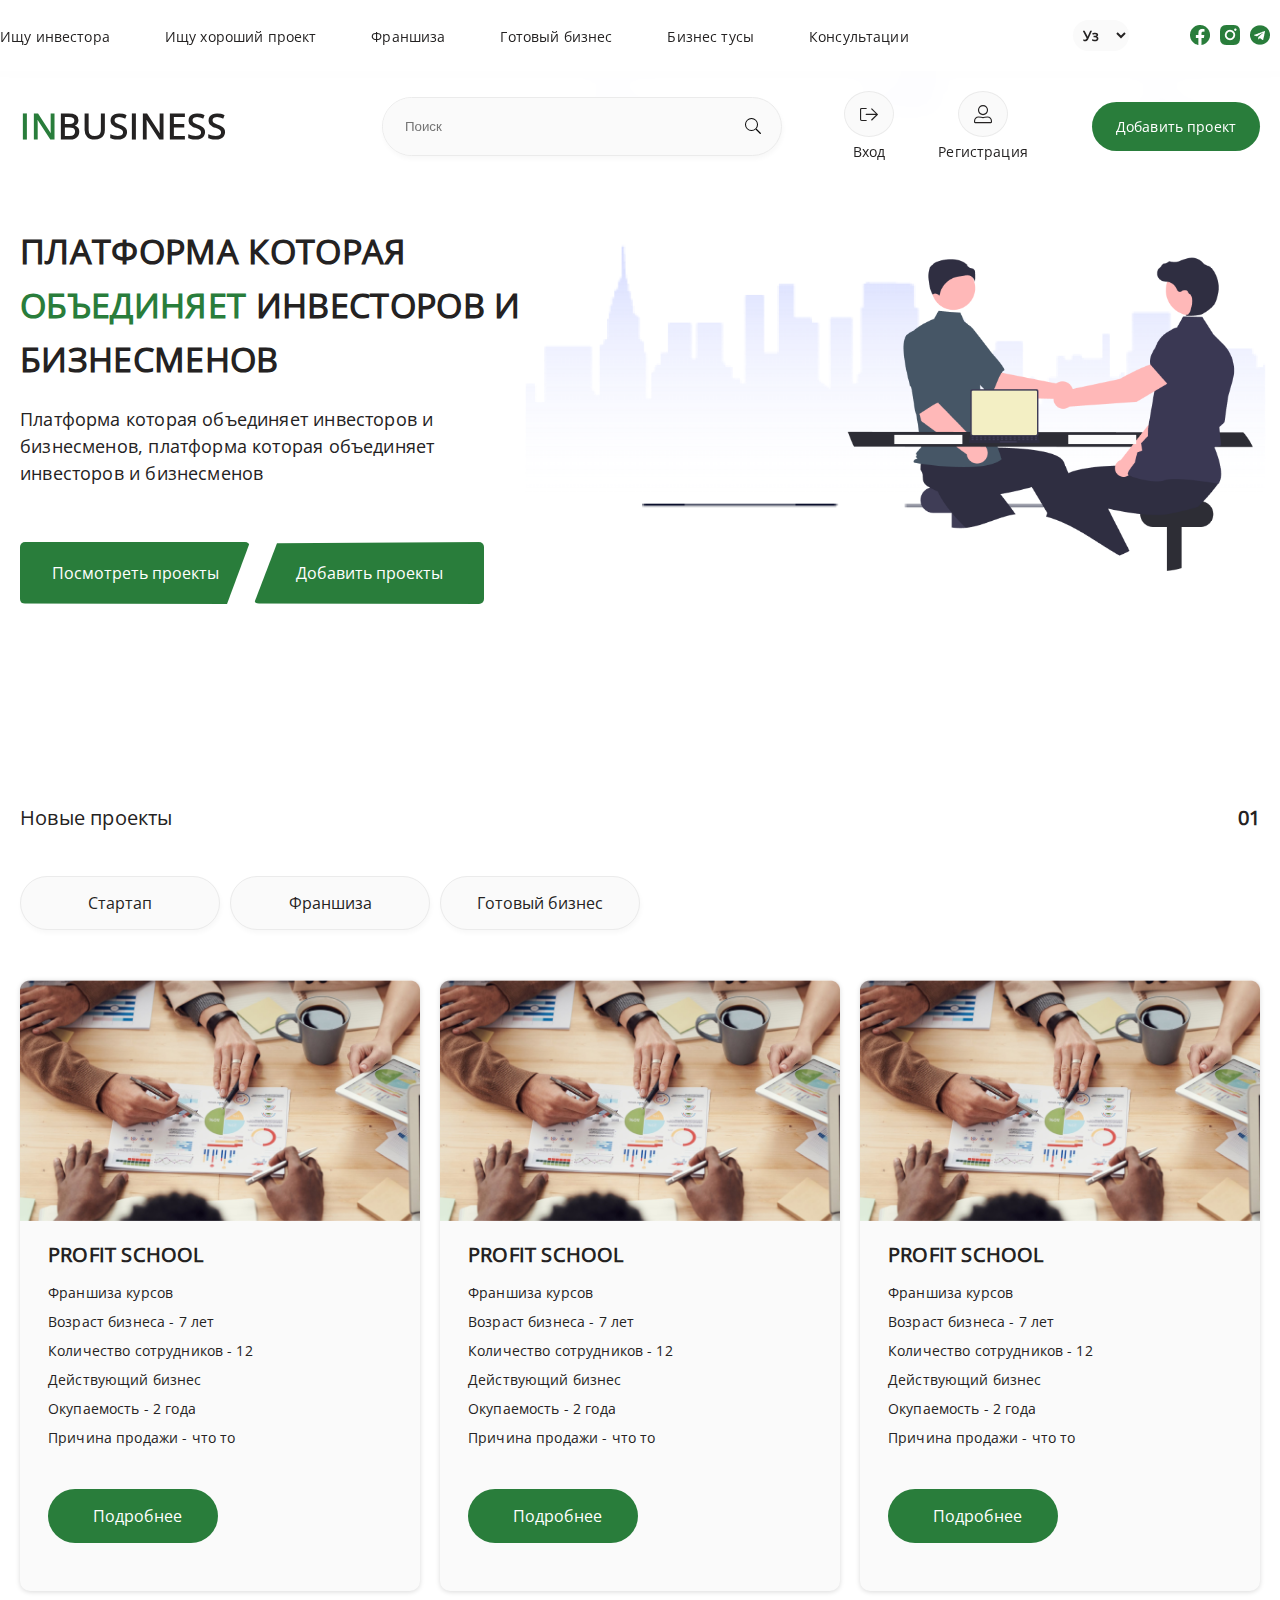
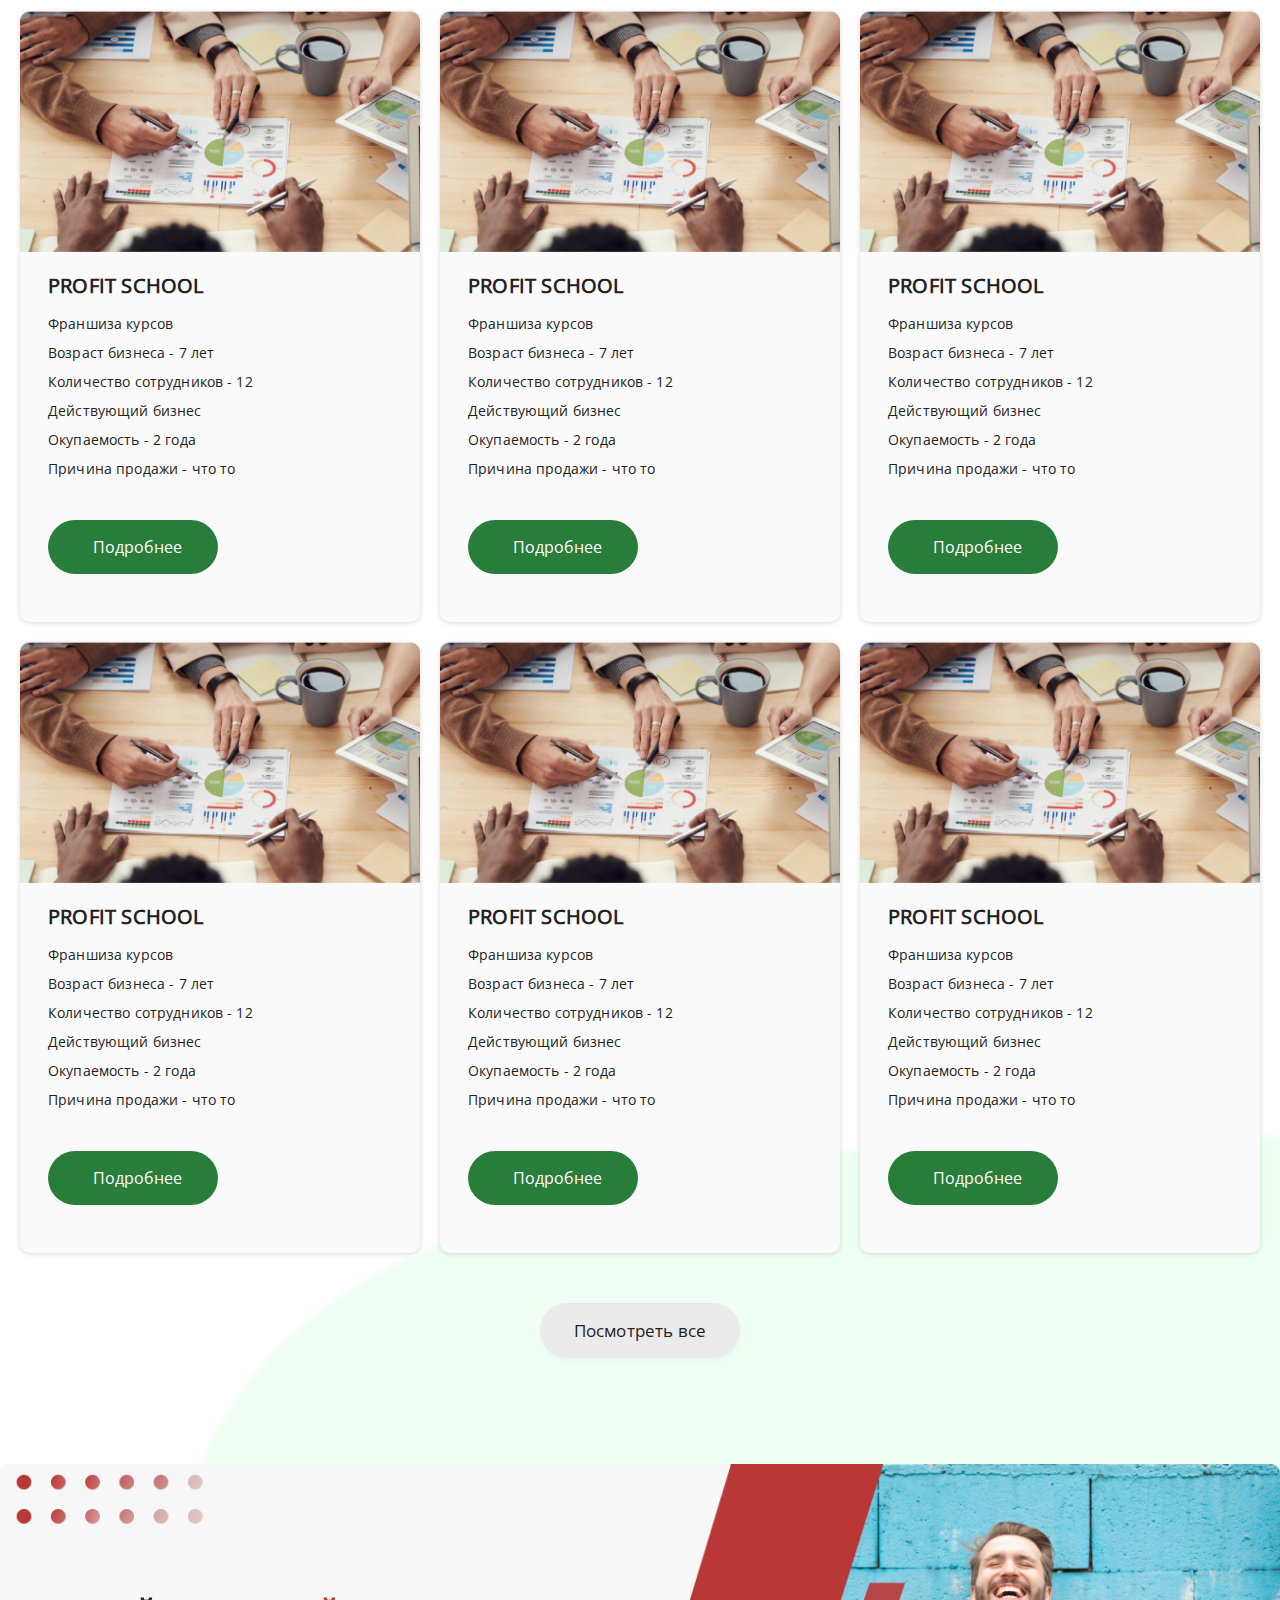
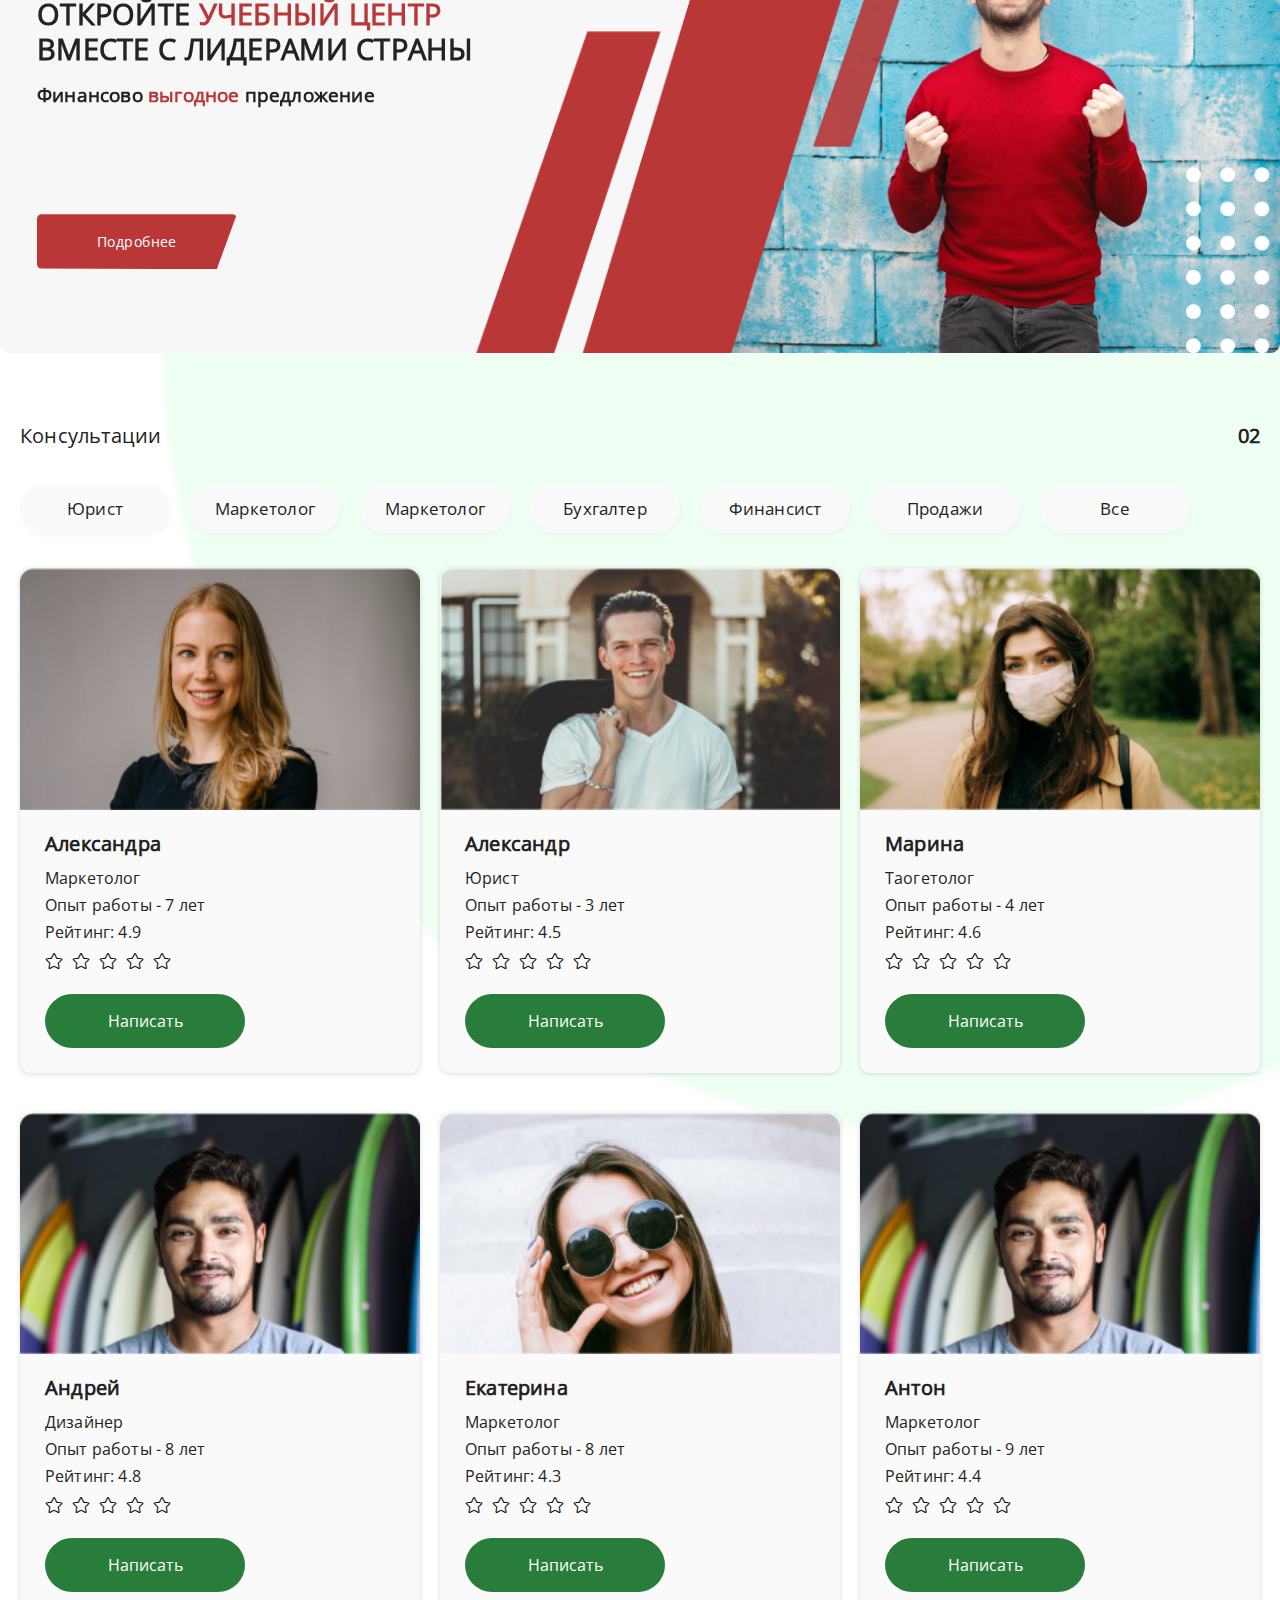
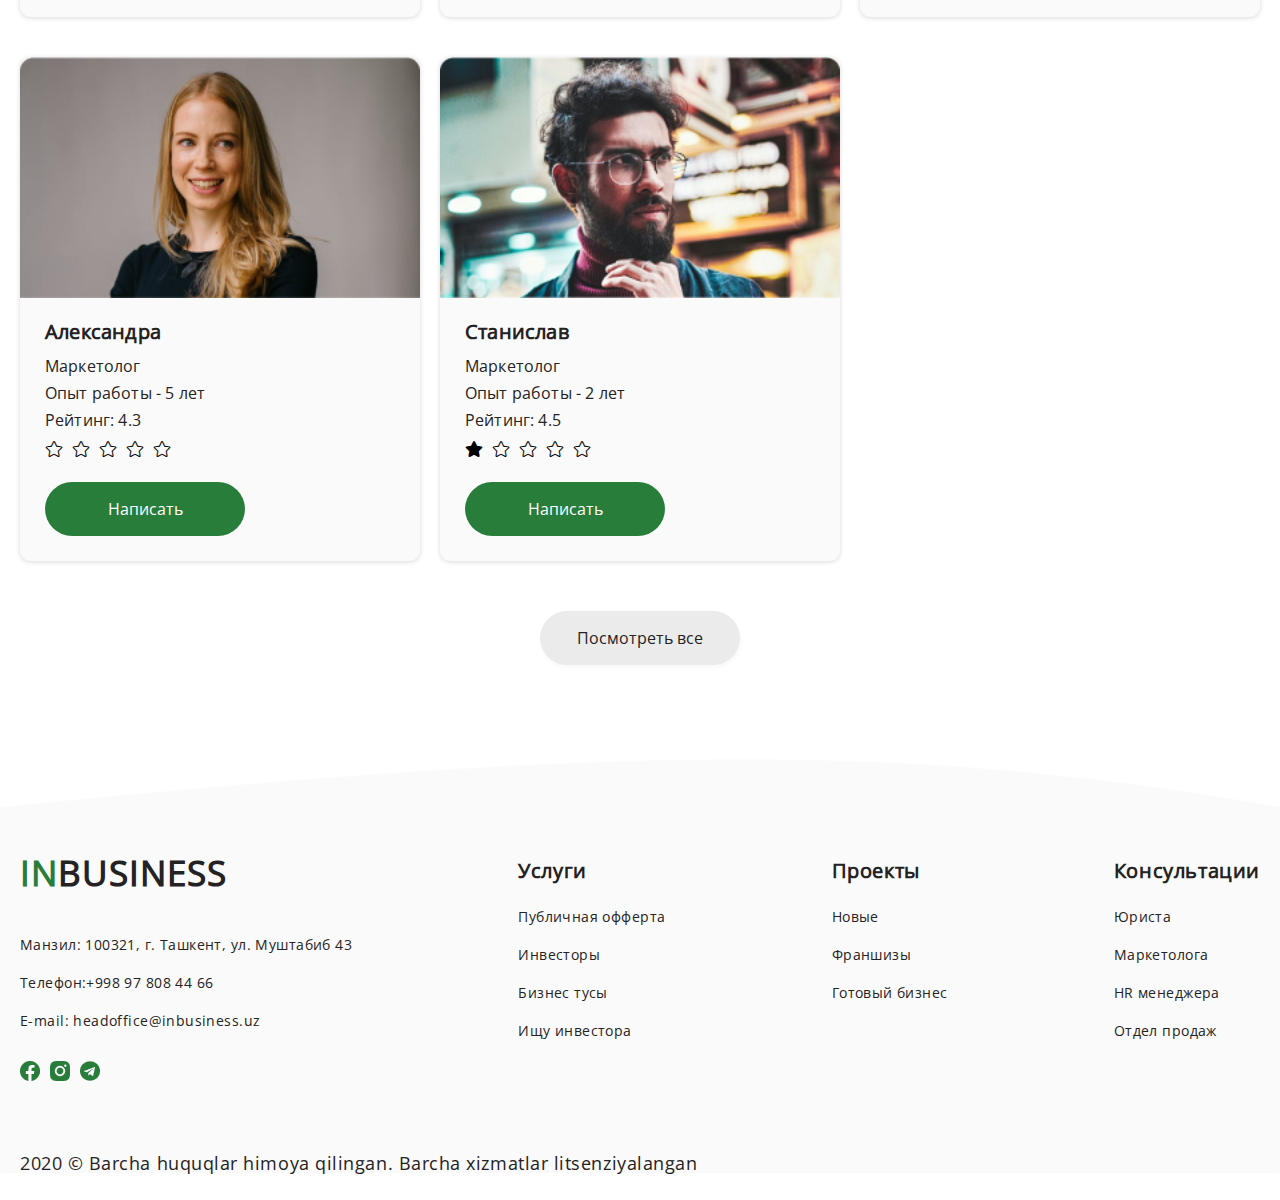
<file: index.html>
<!DOCTYPE html>
<html lang="en">

<head>
    <meta charset="UTF-8">
    <meta http-equiv="X-UA-Compatible" content="IE=edge">
    <meta name="viewport" content="width=device-width, initial-scale=1.0">
    <title>INBUSINESS</title>
    <link rel="stylesheet" href="css/all.min.css">
    <link rel="stylesheet" href="https://unpkg.com/swiper@8/swiper-bundle.min.css" />
    <link rel="stylesheet" href="css/main.css">
    <link rel="shortcut icon" href="img/cats.png" type="image/x-icon">
    <link rel="stylesheet" href="css/media.css">
</head>

<body>
    <nav class="nav">

        <div class="nav__content">
            <div class="nav__top-shadow">
                <div class="container nav__top">
                    <ul class="nav__list">
                        <li class="nav__item"><a href="#!" class="nav__link">Ищу инвестора</a></li>
                        <li class="nav__item"><a href="pages/project.html" class="nav__link">Ищу хороший проект</a></li>
                        <li class="nav__item"><a href="pages/franchise.html" class="nav__link">Франшиза</a></li>
                        <li class="nav__item"><a href="pages/business.html" class="nav__link">Готовый бизнес</a></li>
                        <li class="nav__item"><a href="#!" class="nav__link">Бизнес тусы</a></li>
                        <li class="nav__item"><a href="pages/consultation.html" class="nav__link">Консультации</a></li>
                    </ul>

                    <div class="nav__right">
                        <div class="nav__language">
                            <select name="" id="" class="language">
                                <option value="uz" selected>Уз</option>
                                <option value="en">Енг</option>
                                <option value="ru">Руc</option>
                            </select>

                        </div>
                        <div class="nav__icons icons">
                            <a href="" class="nav__icon icon"><img src="img/Vector (2).png" alt=""></a>
                            <a href="" class="nav__icon icon"><img src="img/Vector (1).png" alt=""></a>
                            <a href="" class="nav__icon icon"><img src="img/Vector (3).png" alt=""></a>
                        </div>
                    </div>
                </div>

                <ul class="nav__response-list">
                    <ul class="nav__list">
                        <li class="nav__item"><a href="#!" class="nav__link">Ищу инвестора</a></li>
                        <li class="nav__item"><a href="pages/project.html" class="nav__link">Ищу хороший проект</a></li>
                        <li class="nav__item"><a href="pages/franchise.html" class="nav__link">Франшиза</a></li>
                        <li class="nav__item"><a href="pages/business.html" class="nav__link">Готовый бизнес</a></li>
                        <li class="nav__item"><a href="#!" class="nav__link">Бизнес тусы</a></li>
                        <li class="nav__item"><a href="pages/consultation.html" class="nav__link">Консультации</a></li>
                    </ul>

                    <div class="nav__right">
                        <div class="nav__language">
                            <select name="" id="" class="language">
                                <option value="uz" selected>Уз</option>
                                <option value="en">Енг</option>
                                <option value="ru">Руc</option>
                            </select>

                        </div>
                        <div class="nav__icons icons">
                            <a href="" class="nav__icon icon"><img src="img/Vector (2).png" alt=""></a>
                            <a href="" class="nav__icon icon"><img src="img/Vector (1).png" alt=""></a>
                            <a href="" class="nav__icon icon"><img src="img/Vector (3).png" alt=""></a>
                        </div>
                    </div>
                    <ul class="responsive__nav-list">

                        <a href="#!" class="header__list-link"><i class="fal fa-sign-out header__link-icon"></i><span
                                class="header__link-txt">Вход</span></a>
                        <a href="#!" class="header__list-link"><i class="fal fa-user-alt header__link-icon"></i><span
                                class="header__link-txt">Регистрация</span></a>

                        <a href="#!" class="header__list-btn btn">Добавить проект</a>

                    </ul>
                </ul>
            </div>
            <div class="nav__bottom header__nav">
                <div class="container">

                    <div class="header__nav-content">
                        <div class="header__nav-brand">
                            <a href="index.html
                            " class="header__brand-logo logo"><span>IN</span>BUSINESS</a>
                            <div class="nav__brand-right">
                                <a href="#!" class="nav__login"><i class="fal fa-sign-out fa-2x"></i></a>
                                <div class="nav__menu">
                                    <div class="nav__menu-line"></div>
                                </div>
                            </div>
                        </div>

                        <form action="" class="header__nav-form">
                            <input type="search" placeholder="Поиск">
                            <i class="fal fa-search"></i>
                        </form>

                        <ul class="header__nav-list">

                            <a href="#!" class="header__list-link"><i
                                    class="fal fa-sign-out header__link-icon"></i><span
                                    class="header__link-txt">Вход</span></a>
                            <a href="#!" class="header__list-link"><i
                                    class="fal fa-user-alt header__link-icon"></i><span
                                    class="header__link-txt">Регистрация</span></a>

                            <a href="#!" class="header__list-btn btn">Добавить проект</a>

                        </ul>
                    </div>
                </div>


            </div>
        </div>

    </nav>

    <header class="header" id="header">
        <div class="container">



            <div class="header__content">
                <div class="header__left">
                    <h3 class="header__left-title">ПЛАТФОРМА КОТОРАЯ <span>ОБЪЕДИНЯЕТ</span> ИНВЕСТОРОВ И БИЗНЕСМЕНОВ
                    </h3>
                    <p class="header__left-txt">Платформа которая объединяет инвесторов и бизнесменов, платформа которая
                        объединяет инвесторов и бизнесменов </p>

                    <div class="header__left-btns">
                        <a href="#!" class="header__left-btn btn">Посмотреть проекты</a>
                        <a href="#!" class="header__left-btn btn">Добавить проекты</a>
                    </div>
                </div>
                <div class="header__right">
                    <img src="img/header.png" alt="" class="header__right-img">
                </div>
            </div>


        </div>
    </header>

    <main id="main">
        <section class="projects">
            <div class="container">
                <div class="projects__content">
                    <div class="projects__introduce">
                        <h3 class="project__introduce-title">Новые проекты</h3>
                        <h3 class="project__introduce-title">01</h3>
                    </div>

                    <div class="projects__btns">
                        <a href="#!" class="projects__btn btn">Стартап</a>
                        <a href="#!" class="projects__btn btn">Франшиза</a>
                        <a href="#!" class="projects__btn btn">Готовый бизнес</a>
                    </div>

                    <div class="projects__blocksystem">

                        <div class="projects__block">
                            <img src="img/something.png" alt="" class="projects__block-img">
                            <div class="project__block-content">
                                <h3 class="project__block-title">PROFIT SCHOOL</h3>

                                <p class="project__block-txt">Франшиза курсов</p>
                                <p class="project__block-txt">Возраст бизнеса - 7 лет</p>
                                <p class="project__block-txt">Количество сотрудников - 12</p>
                                <p class="project__block-txt">Действующий бизнес</p>
                                <p class="project__block-txt">Окупаемость - 2 года</p>
                                <p class="project__block-txt margin__bottom">Причина продажи - что то</p>

                                <a href="#!" class="project__block-btn btn">Подробнее</a>
                            </div>
                        </div>
                        <div class="projects__block">
                            <img src="img/something.png" alt="" class="projects__block-img">
                            <div class="project__block-content">
                                <h3 class="project__block-title">PROFIT SCHOOL</h3>

                                <p class="project__block-txt">Франшиза курсов</p>
                                <p class="project__block-txt">Возраст бизнеса - 7 лет</p>
                                <p class="project__block-txt">Количество сотрудников - 12</p>
                                <p class="project__block-txt">Действующий бизнес</p>
                                <p class="project__block-txt">Окупаемость - 2 года</p>
                                <p class="project__block-txt margin__bottom">Причина продажи - что то</p>

                                <a href="#!" class="project__block-btn btn">Подробнее</a>
                            </div>
                        </div>
                        <div class="projects__block">
                            <img src="img/something.png" alt="" class="projects__block-img">
                            <div class="project__block-content">
                                <h3 class="project__block-title">PROFIT SCHOOL</h3>

                                <p class="project__block-txt">Франшиза курсов</p>
                                <p class="project__block-txt">Возраст бизнеса - 7 лет</p>
                                <p class="project__block-txt">Количество сотрудников - 12</p>
                                <p class="project__block-txt">Действующий бизнес</p>
                                <p class="project__block-txt">Окупаемость - 2 года</p>
                                <p class="project__block-txt margin__bottom">Причина продажи - что то</p>

                                <a href="#!" class="project__block-btn btn">Подробнее</a>
                            </div>
                        </div>
                        <div class="projects__block">
                            <img src="img/something.png" alt="" class="projects__block-img">
                            <div class="project__block-content">
                                <h3 class="project__block-title">PROFIT SCHOOL</h3>

                                <p class="project__block-txt">Франшиза курсов</p>
                                <p class="project__block-txt">Возраст бизнеса - 7 лет</p>
                                <p class="project__block-txt">Количество сотрудников - 12</p>
                                <p class="project__block-txt">Действующий бизнес</p>
                                <p class="project__block-txt">Окупаемость - 2 года</p>
                                <p class="project__block-txt margin__bottom">Причина продажи - что то</p>

                                <a href="#!" class="project__block-btn btn">Подробнее</a>
                            </div>
                        </div>
                        <div class="projects__block">
                            <img src="img/something.png" alt="" class="projects__block-img">
                            <div class="project__block-content">
                                <h3 class="project__block-title">PROFIT SCHOOL</h3>

                                <p class="project__block-txt">Франшиза курсов</p>
                                <p class="project__block-txt">Возраст бизнеса - 7 лет</p>
                                <p class="project__block-txt">Количество сотрудников - 12</p>
                                <p class="project__block-txt">Действующий бизнес</p>
                                <p class="project__block-txt">Окупаемость - 2 года</p>
                                <p class="project__block-txt margin__bottom">Причина продажи - что то</p>

                                <a href="#!" class="project__block-btn btn">Подробнее</a>
                            </div>
                        </div>
                        <div class="projects__block">
                            <img src="img/something.png" alt="" class="projects__block-img">
                            <div class="project__block-content">
                                <h3 class="project__block-title">PROFIT SCHOOL</h3>

                                <p class="project__block-txt">Франшиза курсов</p>
                                <p class="project__block-txt">Возраст бизнеса - 7 лет</p>
                                <p class="project__block-txt">Количество сотрудников - 12</p>
                                <p class="project__block-txt">Действующий бизнес</p>
                                <p class="project__block-txt">Окупаемость - 2 года</p>
                                <p class="project__block-txt margin__bottom">Причина продажи - что то</p>

                                <a href="#!" class="project__block-btn btn">Подробнее</a>
                            </div>
                        </div>
                        <div class="projects__block">
                            <img src="img/something.png" alt="" class="projects__block-img">
                            <div class="project__block-content">
                                <h3 class="project__block-title">PROFIT SCHOOL</h3>

                                <p class="project__block-txt">Франшиза курсов</p>
                                <p class="project__block-txt">Возраст бизнеса - 7 лет</p>
                                <p class="project__block-txt">Количество сотрудников - 12</p>
                                <p class="project__block-txt">Действующий бизнес</p>
                                <p class="project__block-txt">Окупаемость - 2 года</p>
                                <p class="project__block-txt margin__bottom">Причина продажи - что то</p>

                                <a href="#!" class="project__block-btn btn">Подробнее</a>
                            </div>
                        </div>
                        <div class="projects__block">
                            <img src="img/something.png" alt="" class="projects__block-img">
                            <div class="project__block-content">
                                <h3 class="project__block-title">PROFIT SCHOOL</h3>

                                <p class="project__block-txt">Франшиза курсов</p>
                                <p class="project__block-txt">Возраст бизнеса - 7 лет</p>
                                <p class="project__block-txt">Количество сотрудников - 12</p>
                                <p class="project__block-txt">Действующий бизнес</p>
                                <p class="project__block-txt">Окупаемость - 2 года</p>
                                <p class="project__block-txt margin__bottom">Причина продажи - что то</p>

                                <a href="#!" class="project__block-btn btn">Подробнее</a>
                            </div>
                        </div>
                        <div class="projects__block">
                            <img src="img/something.png" alt="" class="projects__block-img">
                            <div class="project__block-content">
                                <h3 class="project__block-title">PROFIT SCHOOL</h3>

                                <p class="project__block-txt">Франшиза курсов</p>
                                <p class="project__block-txt">Возраст бизнеса - 7 лет</p>
                                <p class="project__block-txt">Количество сотрудников - 12</p>
                                <p class="project__block-txt">Действующий бизнес</p>
                                <p class="project__block-txt">Окупаемость - 2 года</p>
                                <p class="project__block-txt margin__bottom">Причина продажи - что то</p>

                                <a href="#!" class="project__block-btn btn">Подробнее</a>
                            </div>
                        </div>
                    </div>
                    <div class="projects__readmore-div">
                        <a href="#!" class="projects__read-more btn">Посмотреть все</a>
                    </div>
                </div>
                <img src="img/ciricle.png" alt="" class="project__circle">
            </div>
        </section>


        <div class="container">
            <div class="swiper" id="carousel">
                <!-- Additional required wrapper -->
                <div class="swiper-wrapper slider__wrapper">
                    <!-- Slides -->
                    <div class="swiper-slide slider__item">
                       

                            <div class="slider__item-left">
                                <h3 class="slider__title">ОТКРОЙТЕ <span>УЧЕБНЫЙ ЦЕНТР</span> ВМЕСТЕ С ЛИДЕРАМИ СТРАНЫ
                                </h3>
                                <p class="slider__txt">Финансово <span>выгодное</span> предложение</p>
                                <a href="#!" class="slider__btn btn">Подробнее</a>
                            </div>
                         
                                <img src="img/sliderBG.png" alt="" class="slider__img">
                            </div>
                        
                    </div>
                    <div class="swiper-slide slider__item">
                        

                            <div class="slider__item-left">
                                <h3 class="slider__title">ОТКРОЙТЕ <span>УЧЕБНЫЙ ЦЕНТР</span> ВМЕСТЕ С ЛИДЕРАМИ СТРАНЫ
                                </h3>
                                <p class="slider__txt">Финансово <span>выгодное</span> предложение</p>
                                <a href="#!" class="slider__btn btn">Подробнее</a>
                            </div>
                        
                                <img src="img/sliderBG.png" alt="" class="slider__img">
                          
                        </div>
                   
                    <div class="swiper-slide slider__item">
                     

                            <div class="slider__item-left">
                                <h3 class="slider__title">ОТКРОЙТЕ <span>УЧЕБНЫЙ ЦЕНТР</span> ВМЕСТЕ С ЛИДЕРАМИ СТРАНЫ
                                </h3>
                                <p class="slider__txt">Финансово <span>выгодное</span> предложение</p>
                                <a href="#!" class="slider__btn btn">Подробнее</a>
                            </div>
                           
                                <img src="img/sliderBG.png" alt="" class="slider__img">
                         
                       
                    </div>
                </div>
                <!-- If we need pagination -->
                <div class="swiper-pagination slider__dot"></div>

                <!-- If we need scrollbar -->
            </div>
       


        <section class="consultation">
            <div class="container">
                <div class="consultation__content">
                    <div class="consultation__introduce">
                        <h3 class="consultation__title">Консультации</h3>
                        <h3 class="consultation__title">02</h3>
                    </div>


                    <div class="consultation__btns">
                        <a href="#!" class="consultation__btn btn">Юрист</a>
                        <a href="#!" class="consultation__btn btn">Маркетолог</a>
                        <a href="#!" class="consultation__btn btn">Маркетолог</a>
                        <a href="#!" class="consultation__btn btn">Бухгалтер</a>
                        <a href="#!" class="consultation__btn btn">Финансист</a>
                        <a href="#!" class="consultation__btn btn">Продажи</a>
                        <a href="#!" class="consultation__btn btn">Все
                        </a>

                    </div>

                    <div class="consultation__blocksystem">
                        <div class="consultation__block">
                            <img src="img/mentatdgt.png" alt="">

                            <div class="consultation__block-content">
                                <h3 class="consultation__block-title">Александра</h3>

                                <p class="consultation__block-txt">Маркетолог</p>
                                <p class="consultation__block-txt">Опыт работы - 7 лет</p>
                                <p class="consultation__block-txt">Рейтинг: 4.9</p>

                                <div class="consultation__block-icons">
                                    <i class="fal fa-star"></i>
                                    <i class="fal fa-star"></i>
                                    <i class="fal fa-star"></i>
                                    <i class="fal fa-star"></i>
                                    <i class="fal fa-star"></i>
                                </div>

                                <a href="#!" class="consultation__block-btn btn">Написать</a>
                            </div>
                        </div>
                        <div class="consultation__block">
                            <img src="img/Selover.png" alt="">

                            <div class="consultation__block-content">
                                <h3 class="consultation__block-title">Александр</h3>

                                <p class="consultation__block-txt">Юрист</p>
                                <p class="consultation__block-txt">Опыт работы - 3 лет</p>
                                <p class="consultation__block-txt">Рейтинг: 4.5</p>

                                <div class="consultation__block-icons">
                                    <i class="fal fa-star"></i>
                                    <i class="fal fa-star"></i>
                                    <i class="fal fa-star"></i>
                                    <i class="fal fa-star"></i>
                                    <i class="fal fa-star"></i>
                                </div>

                                <a href="#!" class="consultation__block-btn btn">Написать</a>
                            </div>
                        </div>
                        <div class="consultation__block">
                            <img src="img/Maksim.png" alt="">

                            <div class="consultation__block-content">
                                <h3 class="consultation__block-title">Марина</h3>

                                <p class="consultation__block-txt">Таогетолог</p>
                                <p class="consultation__block-txt">Опыт работы - 4 лет</p>
                                <p class="consultation__block-txt">Рейтинг: 4.6</p>

                                <div class="consultation__block-icons">
                                    <i class="fal fa-star"></i>
                                    <i class="fal fa-star"></i>
                                    <i class="fal fa-star"></i>
                                    <i class="fal fa-star"></i>
                                    <i class="fal fa-star"></i>
                                </div>

                                <a href="#!" class="consultation__block-btn btn">Написать</a>
                            </div>
                        </div>
                        <div class="consultation__block">
                            <img src="img/Dalpart.png" alt="">

                            <div class="consultation__block-content">
                                <h3 class="consultation__block-title">Андрей</h3>

                                <p class="consultation__block-txt">Дизайнер </p>
                                <p class="consultation__block-txt">Опыт работы - 8 лет</p>
                                <p class="consultation__block-txt">Рейтинг: 4.8</p>

                                <div class="consultation__block-icons">
                                    <i class="fal fa-star"></i>
                                    <i class="fal fa-star"></i>
                                    <i class="fal fa-star"></i>
                                    <i class="fal fa-star"></i>
                                    <i class="fal fa-star"></i>
                                </div>

                                <a href="#!" class="consultation__block-btn btn">Написать</a>
                            </div>
                        </div>
                        <div class="consultation__block">
                            <img src="img/Katie.png" alt="">

                            <div class="consultation__block-content">
                                <h3 class="consultation__block-title">Екатерина</h3>

                                <p class="consultation__block-txt">Маркетолог</p>
                                <p class="consultation__block-txt">Опыт работы - 8 лет</p>
                                <p class="consultation__block-txt">Рейтинг: 4.3</p>

                                <div class="consultation__block-icons">
                                    <i class="fal fa-star"></i>
                                    <i class="fal fa-star"></i>
                                    <i class="fal fa-star"></i>
                                    <i class="fal fa-star"></i>
                                    <i class="fal fa-star"></i>
                                </div>

                                <a href="#!" class="consultation__block-btn btn">Написать</a>
                            </div>
                        </div>
                        <div class="consultation__block">
                            <img src="img/Dalpart.png" alt="">

                            <div class="consultation__block-content">
                                <h3 class="consultation__block-title">Антон</h3>

                                <p class="consultation__block-txt">Маркетолог</p>
                                <p class="consultation__block-txt">Опыт работы - 9 лет</p>
                                <p class="consultation__block-txt">Рейтинг: 4.4</p>

                                <div class="consultation__block-icons">
                                    <i class="fal fa-star"></i>
                                    <i class="fal fa-star"></i>
                                    <i class="fal fa-star"></i>
                                    <i class="fal fa-star"></i>
                                    <i class="fal fa-star"></i>
                                </div>

                                <a href="#!" class="consultation__block-btn btn">Написать</a>
                            </div>
                        </div>
                        <div class="consultation__block">
                            <img src="img/mentatdgt.png" alt="">

                            <div class="consultation__block-content">
                                <h3 class="consultation__block-title">Александра</h3>

                                <p class="consultation__block-txt">Маркетолог</p>
                                <p class="consultation__block-txt">Опыт работы - 5 лет</p>
                                <p class="consultation__block-txt">Рейтинг: 4.3</p>

                                <div class="consultation__block-icons">
                                    <i class="fal fa-star"></i>
                                    <i class="fal fa-star"></i>
                                    <i class="fal fa-star"></i>
                                    <i class="fal fa-star"></i>
                                    <i class="fal fa-star"></i>
                                </div>

                                <a href="#!" class="consultation__block-btn btn">Написать</a>
                            </div>
                        </div>
                        <div class="consultation__block">
                            <img src="img/Yogendra.png" alt="">

                            <div class="consultation__block-content">
                                <h3 class="consultation__block-title">Станислав</h3>

                                <p class="consultation__block-txt">Маркетолог</p>
                                <p class="consultation__block-txt">Опыт работы - 2 лет</p>
                                <p class="consultation__block-txt">Рейтинг: 4.5</p>

                                <div class="consultation__block-icons">
                                    <i class="fas fa-star"></i>
                                    <i class="fal fa-star"></i>
                                    <i class="fal fa-star"></i>
                                    <i class="fal fa-star"></i>
                                    <i class="fal fa-star"></i>
                                </div>

                                <a href="#!" class="consultation__block-btn btn">Написать</a>
                            </div>
                        </div>
                    </div>
                    <div class="consultation__readmore">
                        <a href="#!" class="consultation__readmore-btn btn">Посмотреть все</a>
                    </div>
                </div>
            </div>

        </section>
    </main>

    <footer class="footer" id="footer">
        <img src="img/footer.png" alt="" class="footer__img">
        <div class="container">
            <div class="footer__content">
                <div class="footer__about">
                    <div class="footer__first-list">
                        <a href="#!" class="footer__logo logo"><span>IN</span>BUSINESS</a>
                        <a href="#!" class="footer__location footer__link">Манзил: 100321, г. Ташкент, ул. Муштабиб
                            43</a>
                        <a href="tel:+998978084466" class="footer__num footer__link">Телефон:+998 97 808 44 66</a>
                        <a href="#!" class="footer__email footer__link">E-mail: headoffice@inbusiness.uz</a>
                        <div class="footer__icons icons">
                            <a href="" class="footer__icon icon"><img src="img/Vector (2).png" alt=""></a>
                            <a href="" class="footer__icon icon"><img src="img/Vector (1).png" alt=""></a>
                            <a href="" class="footer__icon icon"><img src="img/Vector (3).png" alt=""></a>
                        </div>
                    </div>
                    <ul class="footer__second-list">
                        <h3 class="footer__title">Услуги</h3>
                        <li class="footer__item"><a href="#!" class=" footer__link footer__list-link">Публичная
                                офферта</a></li>
                        <li class="footer__item"><a href="#!" class=" footer__link footer__list-link">Инвесторы</a></li>
                        <li class="footer__item"><a href="#!" class=" footer__link footer__list-link">Бизнес тусы</a>
                        </li>
                        <li class="footer__item"><a href="#!" class=" footer__link footer__list-link">Ищу инвестора</a>
                        </li>
                    </ul>
                    <ul class="footer__third-list">
                        <h3 class="footer__title">Проекты</h3>
                        <li class="footer__item"><a href="#!" class=" footer__link footer__list-link">Новые</a></li>
                        <li class="footer__item"><a href="#!" class=" footer__link footer__list-link">Франшизы</a></li>
                        <li class="footer__item"><a href="#!" class=" footer__link footer__list-link">Готовый бизнес</a>
                        </li>
                    </ul>
                    <ul class="footer__fourth-list">
                        <h3 class="footer__title">Консультации</h3>
                        <li class="footer__item"><a href="#!" class=" footer__link footer__list-link">Юриста</a></li>
                        <li class="footer__item"><a href="#!" class=" footer__link footer__list-link">Маркетолога</a>
                        </li>
                        <li class="footer__item"><a href="#!" class=" footer__link footer__list-link">HR менеджера</a>
                        </li>
                        <li class="footer__item"><a href="#!" class=" footer__link footer__list-link">Отдел продаж</a>
                        </li>
                    </ul>
                </div>
                <p class="footer__copy">2020 &copy; Barcha huquqlar himoya qilingan. Barcha xizmatlar litsenziyalangan
                </p>





            </div>
        </div>

    </footer>

    <script src="https://unpkg.com/swiper@8/swiper-bundle.min.js"></script>
    <script src="js/app.js"></script>

</body>

</html>
</file>
<file: css/main.css>
@import url(fonts.css);

:root {
    --main-font: "Open Sans"
}

*,
*::after,
*::before {
    margin: 0;
    padding: 0;
    box-sizing: border-box;
}

body {
    font-family: var(--main-font);
}

a {
    text-decoration: none;
}

ul,
li {
    list-style: none;
}

.container {
    max-width: 1360px;
    width: 100%;
    margin: 0 auto;
}

.btn {
    background: #297D3B;
    border-radius: 40px;
    max-width: 200px;
    width: 100%;
    text-align: center;
}


/* Nav start */

.nav {
    position: fixed;
    top: 0;
    left: 0;
    width: 100%;
    z-index: 5;
    margin-bottom: 100px;
}

.nav__content {
    width: 100%;
    display: flex;
    flex-direction: column;
}

.nav__top {
    display: flex;
    justify-content: space-between;
    padding: 20px 0;
}

.nav__top-shadow {
    box-shadow: 0px 2px 5px rgba(0, 0, 0, 0.05);
    background: #ffffff;
}

.language {
    background: #FAFAFA;
    border-radius: 40px;
    border: none;
    padding: 5px 6px;
    font-family: var(--main-font);
    font-weight: 600;
    font-size: 14px;
    line-height: 19px;
    letter-spacing: 0.01em;
    color: #242222;
}

.language:focus {
    outline: none;
}

.nav__list {
    display: flex;
    align-items: center;
    justify-content: space-evenly;
}

.nav__link {
    font-family: var(--main-font);
    font-weight: 400;
    font-size: 14px;
    line-height: 19px;
    letter-spacing: 0.01em;
    color: #242222;
    margin-right: 55px;
    transition: all .4s;
}

.nav__link:hover {
    color: #297D3B;
}

.nav__right {
    display: flex;
    column-gap: 61px;
    align-items: center;
}

.icons {
    display: flex;
    align-items: center;
}

.icon {
    font-size: 22px;
    color: #297D3B;
    margin-right: 10px;
    transition: all .4s;
}

.icon:hover {
    transform: translateY(-10px);
}


/* nav endes */


/* Header start */

header {
    padding: 0 20px;
    margin-top: 100px;
}

.header__nav {
    width: 100%;
    backdrop-filter: blur(12px);
    padding-top: 10px;
    padding: 20px 20px;
    background: rgba(255, 255, 255, 0.534);
}

.header__nav-content {
    display: flex;
    justify-content: space-between;
    align-items: center;
}

.nav__response-list {
    display: flex;
    transform: translateX(100%);
    flex-direction: column;
    width: 100%;
    min-height: 200vh;
    height: 100%;
    position: absolute;
    z-index: -1;
    background: rgba(255, 255, 255, 0.342);
    backdrop-filter: blur(12px);
    padding-top: 200px;
    transition: all .4s;
}

.nav__menu {
    width: 30px;
    height: 20px;
    display: flex;
    position: relative;
    justify-content: start;
    align-items: center;
    opacity: 0;
}

.nav__menu-line::after {
    content: '';
    width: 100%;
    position: absolute;
    background: #000;
    height: 3px;
    top: 8px;
    right: 0;
    border-radius: 7px;
    transition: all .4s;
}

.nav__menu-line::before {
    content: '';
    height: 3px;
    border-radius: 7px;
    width: 100%;
    position: absolute;
    top: -8px;
    left: 0;
    background: #000;
    transition: all .4s;
}

.nav__menu.active .nav__menu-line {
    /* width: 0; */
    background: transparent;
}

.nav__menu.active .nav__menu-line::before {
    transform: rotate(45deg);
    top: 0;
}

.nav__menu.active .nav__menu-line::after {
    transform: rotate(-45deg);
    top: 0;
}

.nav__menu-line {
    width: 100%;
    border-radius: 7px;
    height: 3px;
    position: relative;
    background: #000;
    transition: all .1s;
}

.nav__login {
    color: #242222;
    opacity: 0;
}

.nav__brand-right {
    display: flex;
    column-gap: 30px;
    align-items: center;
}







.header__nav-brand {
    display: flex;
    justify-content: space-between;
    align-items: center;
}

.nav__response-list.active {

    transform: translateX(0%);
    z-index: 6;
}

.header__list-item {
    display: flex;
    align-items: center;
    flex-direction: column;
}

.logo {
    font-family: var(--main-font);
    font-weight: 600;
    font-size: 35px;
    line-height: 48px;
    display: flex;
    align-items: center;
    letter-spacing: 0.03em;
    color: #242222;
    text-transform: uppercase;
}

.logo span {
    color: #297D3B;
}

.header__nav-form {
    background: #FAFAFA;
    border: 0.5px solid #EBEBEB;
    box-shadow: 1px 3px 5px rgba(0, 0, 0, 0.03);
    border-radius: 40px;
    max-width: 564px;
    width: 100%;
    display: flex;
    justify-content: space-between;
    align-items: center;
    padding-right: 20px;
}

.header__nav-list {
    display: flex;
    align-items: center;
}

.header__nav-form input {
    border: none;
    padding: 21px 22px;
    background: #FAFAFA;
    border-radius: 40px;
}

.header__nav-form input:focus {
    outline: none;
    max-width: 564px;
    width: 100%;
}

.header__list-link {
    display: flex;
    flex-direction: column;
    align-items: center;
    margin-right: 44px;
    row-gap: 5px;
    transition: all .4s;
}

.header__link-icon {
    max-width: 50px;
    width: 100%;
    background: #FAFAFA;
    border: 0.5px solid #EBEBEB;
    border-radius: 50%;
    font-size: 18px;
    padding: 13px 15px;
    color: #242222;
    transition: all .4s;
    text-align: center;
}

.header__link-txt {
    font-family: var(--main-font);
    font-weight: 400;
    font-size: 14px;
    line-height: 19px;
    letter-spacing: 0.01em;
    color: #242222;
}

.header__list-link .header__link-icon:hover {
    background: #297D3B;
    color: #ffffff;
}

.header__list-btn {
    max-width: 170px;
    width: 100%;
    font-family: var(--main-font);
    font-weight: 400;
    font-size: 14px;
    line-height: 19px;
    letter-spacing: 0.01em;
    color: #ffffff;
    padding: 15px 24px;
    margin-left: 20px;
}

.header__content {
    display: flex;
    margin-top: 224px;
    justify-content: space-between;
    align-items: center;
    position: relative;
}

.header__left-title {
    font-family: var(--main-font);
    font-weight: 600;
    font-size: calc(22px + 18 * (100vw / 1920));
    line-height: 54px;
    letter-spacing: 0.01em;
    color: #242222;
    max-width: 568px;
    width: 100%;
    margin-bottom: 20px;
}

.header__left-txt {
    font-family: var(--main-font);
    font-weight: 400;
    font-size: calc(14px + 6 * (100vw / 1920));
    line-height: 27px;
    letter-spacing: 0.01em;
    color: #242222;
    max-width: 452px;
    width: 100%;
    margin-bottom: 55px;
}

.header__left-btn {
    color: #FFFFFF;
    border-radius: 5px;
    max-width: 230px;
    width: 100%;
    position: relative;
    padding: 20px 29px;
    display: inline-block;
}

.header__left-btn:nth-of-type(1) {
    clip-path: polygon(0 0, 100% 0, 90% 100%, 0 99%);
}

.header__left-btn:nth-of-type(2) {
    clip-path: polygon(10% 2%, 100% 0, 100% 100%, 0 99%);
}

.header__left-title span {
    color: #297D3B;
}

.header__right-img {
    z-index: 1;
    position: relative;
    max-width: 610px;
    width: 100%;
    object-fit: cover;
}

.header__right::after {
    content: url(../img/city.png);
    top: -201px;
    position: absolute;
    right: 245px;
    max-width: 650px;
    width: 100%;
}

.header__right {
    max-width: 500px;
    width: 100%;
    position: relative;
}


/* header end */


/* main start */

main {
    margin-top: 200px;
}


/* projects start  */

.projects {
    position: relative;
}

.projects__content {
    display: flex;
    padding: 0 20px;
    flex-direction: column;
}

.projects__introduce {
    display: flex;
    justify-content: space-between;
    margin-bottom: 45px;
    align-items: center;
}

.project__introduce-title {
    font-family: var(--main-font);
    font-weight: 400;
    font-size: 20px;
    line-height: 27px;
    letter-spacing: 0.01em;
    color: #242222;
}

.project__introduce-title:nth-of-type(2) {
    font-weight: 600;
}

.projects__btns {
    display: flex;
    column-gap: 25px;
    align-items: center;
    margin-bottom: 50px;
    flex-wrap: wrap;
    gap: 10px;
}

.projects__btn {
    max-width: 200px;
    width: 100%;
    padding: 15px 0;
    text-align: center;
    color: #242222;
    background: #FAFAFA;
    border: 0.5px solid #EBEBEB;
    box-shadow: 1px 3px 5px rgba(0, 0, 0, 0.03);
    border-radius: 50px;
    transition: all .4s;
}

.projects__btn:hover {
    background: #297D3B;
    color: #ffffff;
}


/* projects grid */

.projects__blocksystem {
    display: grid;
    grid-template-columns: repeat(3, 1fr);
    grid-template-rows: 1fr;
    gap: 20px;
}

.projects__block {
    display: flex;
    flex-direction: column;
    max-width: 420px;
    width: 100%;
    background: #FAFAFA;
    box-shadow: 0px 1px 5px rgba(0, 0, 0, 0.15);
    border-radius: 10px;
}

.projects__block-img {
    max-width: 418px;
    width: 100%;
}

.project__block-content {
    padding: 20px 0 48px 28px;
}

.project__block-title {
    font-family: var(--main-font);
    font-weight: 600;
    font-size: 20px;
    line-height: 27px;
    letter-spacing: 0.01em;
    color: #242222;
    margin-bottom: 15px;
}

.project__block-txt {
    font-family: var(--main-font);
    font-weight: 400;
    font-size: 14px;
    line-height: 19px;
    letter-spacing: 0.01em;
    color: #242222;
    margin-bottom: 10px;
}

.project__block-btn {
    max-width: 170px;
    width: 100%;
    text-align: center;
    padding: 16px 45px;
    color: #ffffff;
    display: inline-block;
}

.margin__bottom {
    margin-bottom: 42px;
}

.project__circle {
    position: absolute;
    z-index: -1;
    max-width: 1125px;
    width: 100%;
    bottom: -1279px;
    right: 0;
}

.projects__read-more {
    max-width: 200px;
    width: 100%;
    text-align: center;
    background: #EBEBEB;
    padding: 16px 0;
    margin-top: 50px;
    box-shadow: 1px 3px 5px rgba(0, 0, 0, 0.03);
    font-family: var(--main-font);
    font-weight: 400;
    font-size: 17px;
    line-height: 23px;
    letter-spacing: 0.01em;
    color: #242222;
    transition: all .4s;
}

.projects__read-more:hover {
    background: #297D3B;
    color: #ffffff;
}

.projects__readmore-div {
    display: flex;
    width: 100%;
    justify-content: center;
    margin-bottom: 100px;
}


/* projects end */


/* slider start */
.slider__dot {
    text-align: left;
    margin-left: 15px;
}

.swiper-pagination-bullet {
    background: #a9a9a9;
    width: 10px;
    height: 10px;
}

.swiper-pagination-bullet-active {
    background: #BA3737;
}

.swiper {
    max-width: 1360px;
    width: 100%;
    height: 500px;
    margin-bottom: 64px;
}

.slider__content {
    min-height: 500px;
    max-height: 500px;
    width: 100%;
    overflow: hidden;
    position: relative;
    justify-content: space-between;
    margin-bottom: 65px;
    padding: 0 20px;
}

.slider__item {

    border-radius: 10px;
    color: #fff;
    display: flex;
    align-items: center;
    position: relative;
    justify-content: start;
    max-width: 1360px;
    width: 100%;
    min-height: 200px;
    max-height: 500px;
    height: 100%;   
    overflow: hidden;
}

.slider__controls {
    display: flex;
    justify-content: space-between;
    position: absolute;
    width: 100%;
    top: 50%;
    transform: translateY(-50%);
}

.slider__item-left {
    padding: 112px 159px 80px 37px;
}



.slider__title {
    font-family: var(--main-font);
    font-weight: 600;
    font-size: calc(25px + 10 * (100vw / 1920));
    line-height: 125%;
    letter-spacing: 0.01em;
    margin-bottom: 15px;
    color: #242222;
    max-width: 549px;
    width: 100%;
}

.slider__title span {
    color: #BA3737;
}

.slider__txt span {
    color: #BA3737;
}
.slider__wrapper{
    min-height: max-content;
    height: 100%;
}

.slider__txt {
    font-family: var(--main-font);
    font-weight: 600;
    margin-bottom: 123px;
    font-size: calc(16px + 4 * (100vw / 1920));
    line-height: 125%;
    letter-spacing: 0.01em;
    color: #242222;
}

.slider__btn {
    max-width: 200px;
    width: 100%;
    text-align: center;
    background: #BA3737;
    border-radius: 5px;
    clip-path: polygon(0 0, 100% 0, 90% 100%, 0 99%);
    font-family: var(--main-font);
    font-weight: 400;
    font-size: 14px;
    line-height: 125%;
    letter-spacing: 0.03em;
    color: #FFFFFF;
    padding: 18px 60px;
}

.slider__img {
    position: absolute;
    max-width: 1360px;
    width: 100%;
    z-index: -1;
}




.slider__figure {
    position: absolute;
    top: 50%;
    left: 54%;
    transform: translate(-50%, -50%);
    max-width: 400px;
    width: 100%;
}


/* slider end */


/* consultation start */

.consultation__content {
    padding: 0 20px;
    display: flex;
    flex-direction: column;
}

.consultation__introduce {
    display: flex;
    justify-content: space-between;
    margin-bottom: 35px;
}

.consultation__title {
    font-family: var(--main-font);
    font-weight: 400;
    font-size: 20px;
    line-height: 27px;
    letter-spacing: 0.01em;
    color: #242222;
}

.consultation__title:nth-of-type(2) {
    font-weight: 600;
}

.consultation__btns {
    display: flex;
    justify-content: start;
    margin-bottom: 35px;
    align-items: center;
    column-gap: 25px;
    flex-wrap: wrap;
    gap: 20px;
}

.consultation__btn {
    max-width: 150px;
    width: 100%;
    padding: 13px 0;
    background: #FAFAFA;
    box-shadow: 1px 3px 5px rgba(0, 0, 0, 0.03);
    border-radius: 77px;
    font-family: var(--main-font);
    font-weight: 400;
    font-size: 17px;
    line-height: 23px;
    letter-spacing: 0.01em;
    color: #242222;
    transition: all .4s;
}

.consultation__btn:hover {
    background: #297D3B;
    color: #ffffff;
}

.consultation__blocksystem {
    display: grid;
    grid-template-columns: repeat(4, 1fr);
    gap: 40px 20px;
}

.consultation__block {
    width: 100%;
    display: flex;
    flex-direction: column;
    background: #FAFAFA;
    box-shadow: 0px 1px 5px rgba(0, 0, 0, 0.15);
    border-radius: 10px;
}

.consultation__block-title {
    font-family: var(--main-font);
    font-weight: 600;
    font-size: 20px;
    line-height: 27px;
    letter-spacing: 0.01em;
    color: #242222;
    margin-bottom: 10px;
}

.consultation__block-txt {
    font-family: var(--main-font);
    font-weight: 400;
    font-size: 16px;
    line-height: 22px;
    letter-spacing: 0.01em;
    color: #242222;
    margin-bottom: 5px;
}

.consultation__block-btn {
    background: #297D3B;
    border-radius: 40px;
    max-width: 200px;
    width: 100%;
    text-align: center;
    padding: 16px 51px;
    color: #ffffff;
    margin-top: 25px;
    display: inline-block;
}

.consultation__block-content {
    padding: 20px 0 25px 25px;
}

.consultation__block-icons {
    margin-top: 10px;
    display: flex;
    justify-self: start;
    column-gap: 9px;
}

.consultation__readmore {
    display: flex;
    justify-content: center;
    margin-top: 50px;
}

.consultation__readmore-btn {
    width: 100%;
    padding: 16px 0;
    background: #EBEBEB;
    box-shadow: 1px 3px 5px rgba(0, 0, 0, 0.03);
    border-radius: 40px;
    color: #242222;
    margin-bottom: 94px;
}


/* footer start */

footer {
    position: relative;
    margin-bottom: 27px;
}

.footer__img {
    position: absolute;
    top: 0;
    left: 0;
    width: 100%;
    z-index: -1;
    height: 100%;
}

.footer__content {
    padding: 0 20px;
    display: flex;
    flex-direction: column;
}

.footer__about {
    padding-top: 90px;
    display: flex;
    justify-content: space-between;
    align-items: flex-start;
}

.footer__first-list {
    display: flex;
    flex-direction: column;
}

.footer__logo {
    margin-bottom: 36px;
}

.footer__link {
    font-family: var(--main-font);
    font-weight: 400;
    font-size: 14px;
    line-height: 23px;
    letter-spacing: 0.03em;
    color: #242222;
    margin-bottom: 15px;
}

.footer__icons {
    margin-top: 10px;
}

.footer__title {
    margin-bottom: 23px;
    font-family: var(--main-font);
    ;
    font-weight: 600;
    font-size: 20px;
    line-height: 23px;
    letter-spacing: 0.03em;
    color: #242222;
    margin-top: 10px;
}

.footer__second-list {
    display: flex;
    flex-direction: column;
}

.footer__ehird-list {
    display: flex;
    flex-direction: column;
}

.footer__fourth-list {
    display: flex;
    flex-direction: column;
}

.footer__item {
    margin-bottom: 15px;
}

.footer__copy {
    margin-top: 67px;
    font-family: var(--main-font);
    font-weight: 400;
    font-size: 18px;
    line-height: 19px;
    letter-spacing: 0.03em;
    color: #242222;
}


/* h1 {
    font-size: calc(22px + 13 * (100vw / 1920));
}
@media (max-width: 767px) {
    h1 {
        font-size: calc(22px + (13 + 13 * 0.7) * ((100vw - 320px) / 1920));
    } 
} */
</file>
<file: css/media.css>
@media (max-width: 1510px) {
    .header__right::after {
        right: 289px;
    }
}

@media (max-width: 1440px) {
    .header__right::after {
        right: 243px;
        top: -166px;
        transform: scale(0.9);
    }
}

@media (max-width: 1360px) {
   

    .slider__title {
        max-width: 520px;
        width: 100%;
    }
}

@media (max-width: 1320px) {
    .header__nav-form {
        max-width: 500px;
        width: 100%;
    }

    .header__right::after {

        max-width: 650px;
        width: 100%;
    }

    .slider__title {
        max-width: 500px;
        width: 100%;
    }
    .slider__title {
        font-size: calc(20px + (10 + 10 * 0.7) * ((100vw - 320px) / 1920));
    }

    .slider__txt {
        font-size: calc(16px + (4 + 4 * 0.7) * ((100vw - 320px) / 1920));
    }

}

@media (max-width: 1290px) {
    .consultation__blocksystem {
        grid-template-columns: repeat(3, 1fr);

    }



    .header__right::after {

        top: -264px;
        right: 336px;
        max-width: 550px !important;
        width: 100%;
    }

    .header__right {
        max-width: 420px;
        width: 100%;
    }

    .header__nav-form {
        max-width: 400px;
        width: 100%;
    }
}

@media (max-width: 1170px) {
    .header__right-city {
        max-width: 610px;
        width: 100%;
        top: -30%;
        left: 46%;
    }

    .slider__title {
        font-size: calc(15px + (10 + 10 * 0.7) * ((100vw - 320px) / 1920));
    }

    .header__nav-form {
        max-width: 350px;
        width: 100%;
    }

    .header__right-img {
        max-width: 400px;
        width: 100%;
    }

    .header__left-title {
        font-size: calc(22px + (18 + 18 * 0.7) * ((100vw - 320px) / 1920));
    }


    .slider__txt {
        font-size: calc(14px + (2 + 2 * 0.7) * ((100vw - 320px) / 1920));
    }

    .header__left-txt {
        font-size: calc(14px + (6 + 6 * 0.7) * ((100vw - 320px) / 1920));
    }
}

@media (max-width: 1140px) {
    .header__nav-form {
        max-width: 300px;
        width: 100%;
    }

    .nav__link {
        margin-right: 30px;
    }
}

@media (max-width: 1024px) {

    .nav__link {
        margin-right: 15px;
    }
}

@media (max-width: 992px) {
    .header__nav-brand {
        width: 100%;

    }
    .slider__item{
        /* min-height: 488px; */
        height: 400px;
        overflow: hidden;
}

    .nav__bottom {
        position: relative;
        z-index: 9;
    }

    .nav__login {
        opacity: 1;
    }

    .nav__menu {
        opacity: 1;
    }

    .nav__list {
        display: flex;
        flex-direction: column;
        row-gap: 20px;

    }

    .nav__link {
        font-size: 20px;

    }

    .nav__language {
        position: absolute;
        top: 191px;
        left: 20px;
    }

    .nav__right {
        display: flex;
        flex-direction: column;
        row-gap: 20px;
        margin-top: 20px;
    }

    .responsive__nav-list {
        display: flex;
        justify-content: center;
        align-items: center;
        row-gap: 20px;
        margin-top: 30px;
        z-index: 7;
    }

    .nav__top {
        display: none;
    }

    .header__nav-list {
        display: none;
    }

    .header__nav-content {
        flex-direction: column;
    }

    .header__nav-form {
        max-width: 700px;
        width: 100%;
        margin-top: 20px;
    }

    .nav__content {
        position: absolute;
        width: 100%;
        height: 100%;
        flex-direction: column;
        top: 0;
        left: 0;
    }



    .header__right {
        margin-top: 10px;
        ;
    }

    .header__left {
        margin-bottom: 100px;
    }

    .header__right-img {
        max-width: 500px;
        width: 100%;
    }

    .header__left-title {
        max-width: 100%;
        width: 100%;
    }

    .header__left-txt {
        max-width: 100%;
        width: 100%;
    }

    .header__content {
        flex-direction: column;
        row-gap: 50px;
    }

    .header__right::after {
        max-width: 200px;
        width: 100%;
        right: 170px;
    }

    .consultation__blocksystem {
        grid-template-columns: repeat(2, 1fr);
    }
}

@media (max-width: 900px) {
    .header__right::after {
        left: -201px;
    }
    .slider__title {
        max-width: 316px;
        width: 100%;
    }
}


@media (max-width: 850px) {
    .slider__btn{
        display: none;
    }
    .footer__about {
        display: flex;
        flex-wrap: wrap;
    }

    .header__left {
        margin-bottom: 200px;
    }

    .projects__blocksystem {
        grid-template-columns: repeat(2, 1fr);
    }

}

@media (max-width: 800px) {
    .header__right::after {
        left: -166px;
        transform: scale(0.8);
        top: -209px;
    }
}


@media (max-width: 768px) {
    .header__nav-form {
        max-width: 600px;
        width: 100%;
    }
    .slider__title {
        margin-top: 50px;
        
    }
}

@media (max-width: 736px) {}

@media (max-width: 734px) {}

@media (max-width: 684px) {
    .slider__title {
        margin-top: 50px;
        max-width: 233px;
        width: 100%;
    }
    .slider__txt {
        font-size: calc(12px + (2 + 2 * 0.7) * ((100vw - 320px) / 1920));
    }
    .slider__title {
        font-size: calc(13px + (8 + 8 * 0.7) * ((100vw - 320px) / 1920));
    }
    .projects__blocksystem {
        grid-template-columns: 1fr;
    }

    .projects__blocksystem {
        place-items: center;
    }

    .consultation__blocksystem {
        grid-template-columns: 1fr;
    }

    .header__nav-form {
        max-width: 600px;
        width: 100%;

    }

    .header__right::after {
        left: -132px;
        top: -177px;
        transform: scale(0.7);
    }
}

@media (max-width: 667px) {
    .header__nav-form {
        max-width: 400px;
        width: 100%;
    }

    .header__right::after {
        left: -137px;
        top: -176px;
        transform: scale(0.7);
    }
}

@media (max-width: 576px) {
    .header__left-btn {
        clip-path: none;
        border-radius: 60px;
        display: inline-block;
        transform: none;
    }

    .header__right-img {
        /* max-width: 553px; */
        width: 400px;
    }

    .header__left-btn:nth-last-of-type(1) {
        clip-path: none;
    }

    .header__left-btn:nth-last-of-type(2) {
        clip-path: none;
    }
    .slider__title {
        max-width: 233px;
        width: 100%;
    }
    .slider__txt {
        font-size: calc(7px + (2 + 2 * 0.7) * ((100vw - 320px) / 1920));
    }
    .slider__title {
        font-size: calc(10px + (7 + 7 * 0.7) * ((100vw - 320px) / 1920));
    }

    .header__left-btns {
        display: flex;
        flex-direction: column;
        gap: 15px;
        width: 100%;
        align-items: center;


    }

    .header__right::after {
        left: -122px;
        top: -168px;
        transform: scale(0.6);
    }
}

@media (max-width: 480px) {
    .header__right::after {
        left: -104px;
        top: -158px;
        transform: scale(0.5);
    }

    .header__right-img {
        width: 400px;
    }
}

@media (max-width: 414px) {}

@media (max-width: 412px) {}

@media (max-width: 375px) {}

@media (max-width: 360px) {}

@media (max-width: 320px) {}
</file>
